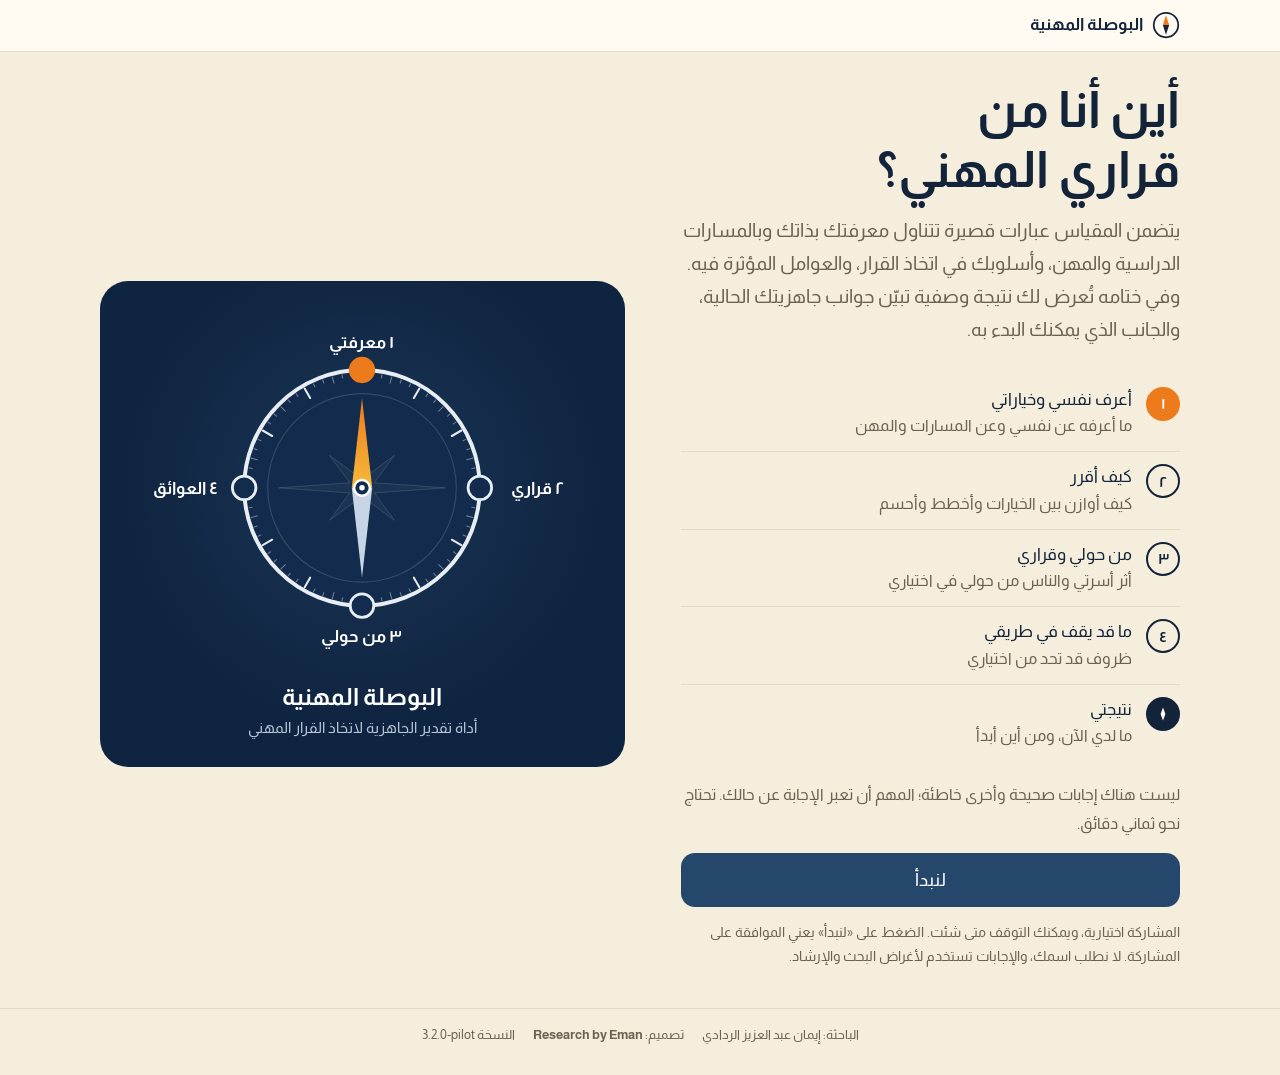
<file: index.html>
<!DOCTYPE html>
<html lang="ar" dir="rtl">
<head>
<meta charset="UTF-8">
<meta name="viewport" content="width=device-width, initial-scale=1.0, viewport-fit=cover">
<meta name="description" content="البوصلة المهنية: أداة تقدير الجاهزية لاتخاذ القرار المهني لطلبة المرحلتين المتوسطة والثانوية">
<title>البوصلة المهنية</title>
<link rel="icon" href="data:image/svg+xml,%3Csvg xmlns=%27http://www.w3.org/2000/svg%27 viewBox=%270 0 40 40%27%3E%3Ccircle cx=%2720%27 cy=%2720%27 r=%2718%27 fill=%27%23fff%27 stroke=%27%2313233a%27 stroke-width=%273%27/%3E%3Cpath d=%27M20 5 L25 20 L15 20 Z%27 fill=%27%23ee7b1b%27/%3E%3Cpath d=%27M20 35 L25 20 L15 20 Z%27 fill=%27%2324476b%27/%3E%3C/svg%3E">
<link rel="preconnect" href="https://fonts.googleapis.com">
<link rel="preconnect" href="https://fonts.gstatic.com" crossorigin>
<link href="https://fonts.googleapis.com/css2?family=Almarai:wght@300;400;700;800&display=swap" rel="stylesheet">
<link rel="stylesheet" href="assets/styles.css">
</head>
<body>
<div id="test-banner" class="test-banner" hidden>وضع التجربة: هذه الإجابات تجريبية ولا تدخل في التحليل</div>

<header class="topbar">
  <div class="topbar-in">
    <div class="brand">
      <svg class="brand-mark" viewBox="0 0 40 40" aria-hidden="true"><circle cx="20" cy="20" r="17.5" fill="none" stroke="currentColor" stroke-width="2.5"/><path d="M20 6 L24.5 20 L15.5 20 Z" fill="var(--ember)"/><path d="M20 34 L24.5 20 L15.5 20 Z" fill="currentColor"/></svg>
      <span class="brand-name">البوصلة المهنية</span>
    </div>
    <div class="journey" id="journey" hidden></div>
  </div>
</header>

<main class="wrap">

  <!-- الترحيب -->
  <section class="screen active wide" id="screen-welcome">
    <div class="welcome">
      <figure class="instrument">
        <div class="dial dial-hero" id="dial-hero"></div>
        <figcaption><b>البوصلة المهنية</b><span>أداة تقدير الجاهزية لاتخاذ القرار المهني</span></figcaption>
      </figure>
      <div class="w-text">
        <h1>أين أنا من قراري المهني؟</h1>
        <p class="lead">يتضمن المقياس عبارات قصيرة تتناول معرفتك بذاتك وبالمسارات الدراسية والمهن، وأسلوبك في اتخاذ القرار، والعوامل المؤثرة فيه. وفي ختامه تُعرض لك نتيجة وصفية تبيّن جوانب جاهزيتك الحالية، والجانب الذي يمكنك البدء به.</p>
        <ol class="stations">
          <li><i>١</i><div><b>أعرف نفسي وخياراتي</b><small>ما أعرفه عن نفسي وعن المسارات والمهن</small></div></li>
          <li><i>٢</i><div><b>كيف أقرر</b><small>كيف أوازن بين الخيارات وأخطط وأحسم</small></div></li>
          <li><i>٣</i><div><b>من حولي وقراري</b><small>أثر أسرتي والناس من حولي في اختياري</small></div></li>
          <li><i>٤</i><div><b>ما قد يقف في طريقي</b><small>ظروف قد تحد من اختياري</small></div></li>
          <li class="last"><i><svg viewBox="0 0 20 20" aria-hidden="true"><path d="M10 2 L13 10 L10 18 L7 10 Z" fill="currentColor"/></svg></i><div><b>نتيجتي</b><small>ما لدي الآن، ومن أين أبدأ</small></div></li>
        </ol>
        <p class="note">ليست هناك إجابات صحيحة وأخرى خاطئة؛ المهم أن تعبر الإجابة عن حالك. تحتاج نحو ثماني دقائق.</p>
        <div class="w-actions">
          <button class="btn primary big" id="btn-start" type="button">لنبدأ</button>
          <button class="btn ghost big" id="btn-resume" type="button" hidden>متابعة من حيث توقفت</button>
        </div>
        <p class="assent">المشاركة اختيارية، ويمكنك التوقف متى شئت. الضغط على «لنبدأ» يعني الموافقة على المشاركة. لا نطلب اسمك، والإجابات تستخدم لأغراض البحث والإرشاد.</p>
      </div>
    </div>
  </section>

  <!-- البيانات -->
  <section class="screen" id="screen-data">
    <div class="card">
      <h2>بياناتك</h2>
      <p class="muted sub">تساعدنا في قراءة النتائج حسب الصف والمرحلة، ولا نطلب اسمك.</p>
      <div class="field">
        <span class="label">أنا</span>
        <div class="chips" id="f-gender" role="radiogroup">
          <button type="button" class="chip" data-v="F" role="radio" aria-checked="false">طالبة</button>
          <button type="button" class="chip" data-v="M" role="radio" aria-checked="false">طالب</button>
        </div>
      </div>
      <div class="field">
        <span class="label">صفي</span>
        <div class="grade-groups">
          <div><small>المتوسطة</small><div class="chips" id="f-grade-int" role="radiogroup"></div></div>
          <div><small>الثانوية</small><div class="chips" id="f-grade-sec" role="radiogroup"></div></div>
        </div>
      </div>
      <div class="field" id="wrap-track" hidden>
        <span class="label">مساري</span>
        <div class="chips wrap-chips" id="f-track" role="radiogroup"></div>
      </div>
      <div class="field" id="wrap-school" hidden>
        <span class="label">مدرستي</span>
        <div class="chips" id="f-school" role="radiogroup"></div>
        <input type="text" id="f-school-other" class="other-input" maxlength="80" autocomplete="off" placeholder="اسم المدرسة" aria-label="اسم المدرسة" hidden>
      </div>
      <p class="school-fixed" id="school-fixed" hidden></p>
      <p class="form-error" id="form-error" role="alert"></p>
      <button class="btn primary big" id="btn-data" type="button">متابعة</button>
    </div>
  </section>

  <!-- السؤال -->
  <section class="screen" id="screen-quiz">
    <div class="station-head">
      <h2 class="station-tag" id="q-station"></h2>
      <span class="q-count" id="q-count" aria-live="polite"></span>
    </div>
    <div class="station-bar" aria-hidden="true"><div id="q-bar"></div></div>
    <div class="overall"><div class="overall-bar" aria-hidden="true"><div id="q-overall-bar"></div></div><span id="q-overall"></span></div>
    <div class="card qcard" id="q-card">
      <p class="q-meta" id="q-meta" hidden></p>
      <h2 class="q-text" id="q-text" tabindex="-1"></h2>
      <div class="options" id="q-options" role="radiogroup"></div>
    </div>
    <div class="q-nav">
      <button class="btn ghost" id="btn-back" type="button">السابق</button>
    </div>
  </section>

  <!-- بين المحطات -->
  <section class="screen" id="screen-break">
    <div class="card break">
      <div class="dial dial-break" id="b-medal" aria-hidden="true"></div>
      <p class="b-done" id="b-done"></p>
      <h2 id="b-title"></h2>
      <p class="lead" id="b-intro"></p>
      <button class="btn primary big" id="btn-next" type="button">متابعة</button>
    </div>
  </section>

  <!-- النتائج -->
  <section class="screen" id="screen-results">
    <div class="results-head">
      <div class="dial dial-result" id="r-dial" aria-hidden="true"></div>
      <div>
        <h1 id="r-hello"></h1>
        <p class="lead" id="r-lead"></p>
        <div id="save-status"></div>
      </div>
    </div>

    <div class="card" id="card-cap">
      <h3>معرفتي ومهاراتي في اتخاذ القرار</h3>
      <p class="muted">تعتمد هذه النتيجة على تقديرك لنفسك، وليست اختبارا لقدراتك. كلما طال الشريط كان الجانب أوضح لديك.</p>
      <div class="bars" id="r-cap"></div>
      <div class="hl" id="r-hl"></div>
    </div>

    <div class="card" id="card-cx">
      <h3>ما يؤثر في قراري</h3>
      <p class="muted" id="r-cx-note"></p>
      <div class="bars" id="r-cx"></div>
    </div>

    <div class="card" id="card-barriers">
      <h3>ما قد يقف في طريقي</h3>
      <div id="r-barriers"></div>
    </div>

    <div class="card r-next">
      <h3>خطوتي التالية</h3>
      <div id="r-next"></div>
    </div>

    <div class="card">
      <h3>ملخص</h3>
      <dl class="summary" id="r-summary"></dl>
      <p class="muted" id="r-code-note"></p>
      <div class="end-actions"><button class="btn ghost print-btn" type="button" onclick="window.print()">طباعة النتيجة</button><button class="btn primary" id="btn-done" type="button">إنهاء</button></div>
      <p class="muted" id="done-msg"></p>
    </div>
  </section>

</main>

<footer class="foot"><span>الباحثة: إيمان عبد العزيز الردادي</span><span>تصميم: <b dir="ltr">Research by Eman</b></span><span>النسخة <span id="ver" dir="ltr"></span></span></footer>

<script src="assets/config.js"></script>
<script src="assets/engine.js"></script>
<script src="assets/app.js"></script>
</body>
</html>
</file>
<file: assets/styles.css>
/* =====================================================================
   styles.css — البوصلة المهنية
   الفكرة: أداة قياس رصينة. البوصلة هي العنصر الوحيد اللافت؛
   المحطات الأربع على جهاتها الأربع، والإبرة تشير إلى المحطة الحالية.
   الألوان: كحلي بدرجتين، وأصفر يتدرج إلى برتقالي.
   ===================================================================== */
:root {
  --night: #0f2440;        /* الكحلي الداكن: لوحة البوصلة والعناوين */
  --navy: #24476b;         /* الكحلي الثاني: الأزرار والاختيار */
  --navy-soft: #e8e9e6;
  --mist: #f5eedd;         /* خلفية الصفحة: بيج مصفر دافئ */
  --paper: #fffcf5;
  --ink: #13233a;
  --muted: #6a6355;
  --line: #e6dbc4;
  --sun: #f6b93b;
  --ember: #ee7b1b;
  --ember-ink: #a4520a;
  --ember-soft: #fdecd6;
  --good: #1c8a57;
  --bad: #c8374f;
  --display: 'Almarai', 'Tajawal', system-ui, sans-serif;
  --body: 'Almarai', 'Tajawal', system-ui, sans-serif;
  --r-lg: 22px;
  --r-md: 14px;
  --r-sm: 10px;
  /* أسماء قديمة يستخدمها الكود */
  --primary: var(--navy); --primary-ink: #fff; --primary-soft: var(--navy-soft); --accent: var(--ember); --surface: var(--paper);
}
@media (prefers-color-scheme: dark) {
  :root:not([data-theme="light"]) {
    --mist: #0b1626; --paper: #12223a; --ink: #e8eef6; --muted: #9fb0c4; --line: #23364f;
    --navy: #7ea6d6; --navy-soft: #1a2e49; --night: #081325; --ember-ink: #f6a85a; --ember-soft: #3a2814;
    --good: #45c98a; --bad: #f0708a; --primary-ink: #0b1626; color-scheme: dark;
  }
}
:root[data-theme="dark"] {
  --mist: #0b1626; --paper: #12223a; --ink: #e8eef6; --muted: #9fb0c4; --line: #23364f;
  --navy: #7ea6d6; --navy-soft: #1a2e49; --night: #081325; --ember-ink: #f6a85a; --ember-soft: #3a2814;
  --good: #45c98a; --bad: #f0708a; --primary-ink: #0b1626; color-scheme: dark;
}

* { box-sizing: border-box; }
html, body { margin: 0; }
body { background: var(--mist); color: var(--ink); font-family: var(--body); font-size: 17px; line-height: 1.8; min-height: 100vh; -webkit-font-smoothing: antialiased; display: flex; flex-direction: column; }
[hidden] { display: none !important; }
h1, h2, h3 { font-family: var(--display); font-weight: 700; line-height: 1.3; margin: 0; text-wrap: balance; letter-spacing: 0; }
p { margin: 0; }
.muted { color: var(--muted); font-size: 16px; }

/* ── الشريط العلوي ── */
.topbar { position: sticky; top: 0; z-index: 5; background: color-mix(in srgb, var(--paper) 92%, transparent); backdrop-filter: saturate(1.4) blur(10px);
  border-bottom: 1px solid var(--line); padding-top: env(safe-area-inset-top, 0px); }
.topbar-in { max-width: 1120px; margin: 0 auto; padding: 10px max(20px, env(safe-area-inset-right, 0px)) 10px max(20px, env(safe-area-inset-left, 0px)); display: flex; align-items: center; gap: 22px; }
.brand { display: flex; align-items: center; gap: 9px; flex-shrink: 0; color: var(--ink); }
.brand-mark { width: 28px; height: 28px; }
.brand-name { font-family: var(--display); font-weight: 600; font-size: 17px; }

.journey { flex: 1; display: flex; align-items: center; gap: 12px; min-width: 0; }
.jdial { width: 38px; height: 38px; flex-shrink: 0; }
.jdial .dial-svg { width: 100%; height: 100%; display: block; }
.jtrack { flex: 1; display: grid; grid-template-columns: repeat(4, 1fr); gap: 6px; min-width: 0; }
.seg { display: flex; flex-direction: column; gap: 4px; min-width: 0; }
.seg-b { height: 5px; border-radius: 99px; background: var(--line); overflow: hidden; }
.seg-b i { display: block; height: 100%; width: 0; border-radius: 99px; background: var(--navy); transition: width .35s ease; }
.seg.now .seg-b i { background: linear-gradient(90deg, var(--sun), var(--ember)); }
.seg b { font-size: 12px; font-weight: 500; color: var(--muted); white-space: nowrap; overflow: hidden; text-overflow: ellipsis; }
.seg.now b { color: var(--ink); font-weight: 700; }

/* ── الحاوية ── */
.wrap { flex: 1; width: 100%; max-width: 720px; margin: 0 auto; padding: 28px max(20px, env(safe-area-inset-right, 0px)) 40px max(20px, env(safe-area-inset-left, 0px)); }
.wrap:has(#screen-welcome.active) { max-width: 1120px; }
.screen { display: none; }
.screen.active { display: block; }
.card { background: var(--paper); border: 1px solid var(--line); border-radius: var(--r-lg); padding: 26px 24px; margin-bottom: 16px; }

/* ── الأزرار والحقول ── */
.btn { font-family: var(--display); font-weight: 500; font-size: 16px; border-radius: var(--r-md); border: 1.5px solid transparent; padding: 12px 22px; cursor: pointer; transition: background .2s, border-color .2s, color .2s; }
.btn:focus-visible, .chip:focus-visible, .opt:focus-visible, input:focus-visible { outline: 3px solid var(--ember); outline-offset: 3px; }
.btn.primary { background: var(--navy); color: var(--primary-ink); }
@media (hover: hover) { .btn.primary:hover { background: var(--night); } .btn.ghost:hover { border-color: var(--navy); color: var(--ink); } }
:root[data-theme="dark"] .btn.primary:hover { background: #9dbbe2; }
.btn.big { width: 100%; padding: 16px 22px; font-size: 18px; }
.btn.ghost { background: transparent; color: var(--muted); border-color: var(--line); }
.btn:disabled { opacity: .5; cursor: not-allowed; }

.field { margin: 22px 0; }
.field .label { display: block; font-family: var(--display); font-weight: 500; font-size: 15px; margin-bottom: 8px; }
.chips { display: flex; gap: 8px; flex-wrap: wrap; }
.chip { font: inherit; font-weight: 500; font-size: 15px; color: var(--ink); background: var(--paper); border: 1.5px solid var(--line); border-radius: var(--r-sm); padding: 9px 16px; cursor: pointer; transition: border-color .15s, background .15s; }
@media (hover: hover) { .chip:hover { border-color: var(--navy); } }
.chip[aria-checked="true"] { background: var(--navy); border-color: var(--navy); color: var(--primary-ink); }
.grade-groups { display: grid; grid-template-columns: 1fr 1fr; gap: 14px; }
.grade-groups small { display: block; color: var(--muted); font-size: 13px; margin-bottom: 6px; }
input[type=text] { width: 100%; font: inherit; color: var(--ink); background: var(--paper); border: 1.5px solid var(--line); border-radius: var(--r-sm); padding: 12px 14px; }
input[type=text]:focus { border-color: var(--navy); outline: none; }
.other-input { margin-top: 10px; }
.school-fixed { background: var(--navy-soft); border-radius: var(--r-sm); padding: 11px 14px; font-weight: 600; font-size: 15px; }
.form-error { color: var(--bad); font-size: 14px; min-height: 1.6em; margin: 4px 0 8px; font-weight: 600; }
#screen-data h2 { font-size: 26px; }
#screen-data .sub { margin-top: 4px; }

/* ── البوصلة ── */
.dial-svg { display: block; width: 100%; height: auto; overflow: visible; }
.d-face { fill: var(--paper); stroke: var(--ink); stroke-width: 5; }
.d-ring { fill: none; stroke: var(--line); stroke-width: 1.5; }
.d-rose { fill: color-mix(in srgb, var(--navy) 7%, transparent); stroke: color-mix(in srgb, var(--navy) 22%, transparent); stroke-width: 1; }
.d-tick { stroke: var(--muted); stroke-width: 1.4; stroke-linecap: round; opacity: .55; }
.d-tick.major { stroke: var(--ink); stroke-width: 2.6; opacity: .9; }
.d-st circle { fill: var(--paper); stroke: var(--ink); stroke-width: 3.5; transition: fill .4s, stroke .4s; }
.d-st.done circle { fill: var(--navy); stroke: var(--navy); }
.d-st.now circle { fill: var(--ember); stroke: var(--ember); }
.d-lab { font-family: var(--display); font-weight: 600; font-size: 22px; fill: var(--ink); text-anchor: middle; }
.d-south { fill: var(--navy); }
.d-hub { fill: var(--paper); stroke: var(--ink); stroke-width: 3; }
.d-pin { fill: var(--ink); }
.d-needle { transition: transform 1.25s cubic-bezier(.25, 1.55, .45, 1); }

/* اللوحة الداكنة: البوصلة كأداة على لوح كحلي */
.instrument { margin: 0; background: var(--night); border-radius: 28px; padding: 34px 26px 26px; color: #fff; display: flex; flex-direction: column; align-items: center; gap: 18px;
  background-image: radial-gradient(circle at 50% 42%, color-mix(in srgb, var(--navy) 55%, transparent) 0, transparent 62%); }
.instrument .d-face { fill: #132c4d; stroke: #e9eef5; }
.instrument .d-ring { stroke: rgba(255,255,255,.14); }
.instrument .d-rose { fill: rgba(255,255,255,.04); stroke: rgba(255,255,255,.16); }
.instrument .d-tick { stroke: rgba(255,255,255,.7); }
.instrument .d-tick.major { stroke: #fff; }
.instrument .d-st circle { fill: #132c4d; stroke: #e9eef5; }
.instrument .d-st.now circle { fill: var(--ember); stroke: var(--ember); }
.instrument .d-lab { fill: #fff; }
.instrument .d-south { fill: #c7d4e5; }
.instrument .d-hub { fill: #132c4d; stroke: #fff; }
.instrument .d-pin { fill: #fff; }
.instrument figcaption { text-align: center; line-height: 1.5; }
.instrument figcaption b { display: block; font-family: var(--display); font-weight: 600; font-size: 24px; }
.instrument figcaption span { color: #b9c7da; font-size: 15px; }
.dial-hero { width: 100%; max-width: 440px; }

/* ── الترحيب ── */
.welcome { display: grid; grid-template-columns: minmax(0, 1fr) minmax(0, 1.05fr); gap: 56px; align-items: center; }
.w-text { order: -1; max-width: 560px; }
.w-text h1 { font-size: clamp(32px, 4.4vw, 50px); font-weight: 700; color: var(--ink); line-height: 1.2; }
.w-text .lead { color: var(--muted); font-size: 18.5px; margin-top: 14px; max-width: 34em; }
.stations { list-style: none; padding: 0; margin: 28px 0 0; display: grid; gap: 2px; counter-reset: none; }
.stations li { display: grid; grid-template-columns: 34px 1fr; gap: 14px; align-items: start; padding: 10px 0; border-top: 1px solid var(--line); }
.stations li:first-child { border-top: 0; }
.stations i { width: 34px; height: 34px; border-radius: 50%; border: 2px solid var(--ink); display: grid; place-items: center; font-style: normal; font-family: var(--display); font-weight: 600; font-size: 15px; margin-top: 2px; }
.stations li:first-child i { border-color: var(--ember); background: var(--ember); color: #fff; }
.stations li.last i { background: var(--ink); color: var(--paper); }
.stations li.last i svg { width: 16px; height: 16px; }
.stations b { display: block; font-family: var(--display); font-weight: 500; font-size: 16.5px; }
.stations small { display: block; color: var(--muted); font-size: 15.5px; line-height: 1.6; }
.note { font-size: 16px; color: var(--muted); margin: 22px 0 14px; }
.w-actions { display: grid; gap: 10px; }
.assent { font-size: 14px; color: var(--muted); margin-top: 14px; line-height: 1.7; }

/* ── شاشة السؤال ── */
.station-head { display: flex; justify-content: space-between; align-items: baseline; gap: 12px; margin-bottom: 10px; }
.station-tag { font-size: 22px; font-weight: 600; }
.q-count { font-size: 14px; color: var(--muted); font-variant-numeric: tabular-nums; white-space: nowrap; }
.station-bar { display: none; }
.overall { display: flex; align-items: center; gap: 10px; margin-bottom: 18px; font-size: 13.5px; color: var(--muted); }
.overall-bar { display: none; }
.qcard { padding: 30px 28px 22px; min-height: 360px; }
.qcard.enter { animation: qin .22s ease both; }
@keyframes qin { from { opacity: .35; } to { opacity: 1; } }
.q-meta { font-size: 15px; font-weight: 500; color: var(--ember-ink); background: var(--ember-soft); border-radius: var(--r-sm); padding: 9px 14px; margin-bottom: 14px; }
.q-text { font-family: var(--display); font-size: clamp(22px, 3.2vw, 27px); font-weight: 500; line-height: 1.5; margin-bottom: 24px; }
.q-text:focus { outline: none; }
.options { display: grid; gap: 10px; }
.opt { font: inherit; font-size: 17px; font-weight: 500; text-align: right; color: var(--ink); background: var(--paper); border: 1.5px solid var(--line); border-radius: var(--r-md);
  padding: 14px 16px; min-height: 58px; cursor: pointer; display: flex; align-items: center; gap: 14px; transition: border-color .15s, background .15s; }
.opt::before { content: ''; width: 20px; height: 20px; border-radius: 50%; border: 2px solid #b9ab8f; flex-shrink: 0; transition: border-color .15s, background .15s, box-shadow .15s; }
.opt-l { flex: 1; }
.meter { display: flex; align-items: flex-end; gap: 3px; height: 22px; flex-shrink: 0; }
.meter i { width: 5px; border-radius: 2px; background: var(--line); }
.meter i.on { background: var(--navy); opacity: .75; }
@media (hover: hover) { .opt:hover { border-color: var(--navy); } }
.opt.selected { border-color: var(--navy); background: var(--navy-soft); }
.opt.selected::before { border-color: var(--navy); background: var(--navy); box-shadow: inset 0 0 0 4px var(--navy-soft); }
.opt.selected .meter i.on { background: linear-gradient(0deg, var(--sun), var(--ember)); opacity: 1; }
.q-nav { display: flex; justify-content: flex-start; }
.q-nav .btn { font-size: 14.5px; padding: 9px 16px; }

/* ── بين المحطات ── */
.break { text-align: center; padding: 26px 24px 26px; }
.dial-break { width: 100%; max-width: 330px; margin: 0 auto 6px; }
.b-done { display: inline-flex; align-items: center; gap: 6px; font-size: 14.5px; font-weight: 600; color: var(--good); margin-bottom: 6px; }
.break h2 { font-size: 28px; font-weight: 600; }
.break .lead { color: var(--muted); font-size: 16.5px; margin: 10px auto 22px; max-width: 32em; }

/* ── النتيجة ── */
.results-head { display: grid; grid-template-columns: 210px 1fr; gap: 26px; align-items: center; background: var(--night); color: #fff; border-radius: var(--r-lg); padding: 24px 26px; margin-bottom: 16px; }
.results-head h1 { font-size: clamp(28px, 4vw, 36px); font-weight: 700; }
.results-head .lead { color: #c6d2e2; font-size: 16px; margin-top: 6px; }
.dial-result .d-face { fill: #132c4d; stroke: #e9eef5; }
.dial-result .d-ring { stroke: rgba(255,255,255,.14); }
.dial-result .d-rose { fill: rgba(255,255,255,.04); stroke: rgba(255,255,255,.16); }
.dial-result .d-tick { stroke: rgba(255,255,255,.7); }
.dial-result .d-tick.major { stroke: #fff; }
.dial-result .d-st.done circle { fill: var(--ember); stroke: var(--ember); }
.dial-result .d-lab { fill: #fff; font-size: 24px; }
.dial-result .d-south { fill: #c7d4e5; }
.dial-result .d-hub { fill: #132c4d; stroke: #fff; }
.dial-result .d-pin { fill: #fff; }
.card h3 { font-size: 20px; font-weight: 600; margin-bottom: 6px; }
.bars { display: grid; gap: 14px; margin-top: 18px; }
.bar .t { display: flex; justify-content: space-between; font-size: 15px; font-weight: 500; margin-bottom: 6px; gap: 10px; }
.bar .b { height: 10px; background: var(--mist); border-radius: 99px; overflow: hidden; }
.bar .b div { height: 100%; border-radius: 99px; transition: width 1s ease; }
.bar .b .fill-cap { background: var(--navy); }
.bar .b .fill-cx { background: linear-gradient(90deg, var(--sun), var(--ember)); }
.hl { display: grid; gap: 8px; margin-top: 18px; padding-top: 16px; border-top: 1px solid var(--line); }
.hl:empty { display: none; }
.hl-row { display: flex; align-items: center; gap: 10px; font-weight: 500; font-size: 15.5px; }
.hl-tag { font-size: 12.5px; font-weight: 600; border-radius: 99px; padding: 3px 11px; flex-shrink: 0; }
.hl-tag.good { background: var(--navy-soft); color: var(--navy); }
.hl-tag.grow { background: var(--ember-soft); color: var(--ember-ink); }
.blist { list-style: none; padding: 0; margin: 12px 0; display: grid; gap: 8px; }
.blist li { display: flex; justify-content: space-between; gap: 10px; align-items: center; border: 1px solid var(--line); border-radius: var(--r-sm); padding: 11px 14px; font-size: 15px; font-weight: 500; }
.blist em { font-style: normal; font-size: 13px; font-weight: 600; color: var(--ember-ink); white-space: nowrap; }
.service { display: flex; gap: 14px; align-items: flex-start; background: var(--ember-soft); border-radius: var(--r-md); padding: 16px 18px; margin-top: 6px; }
.service .ico { width: 42px; height: 42px; border-radius: 50%; background: var(--ember); color: #fff; display: grid; place-items: center; flex-shrink: 0; }
.service b { display: block; font-family: var(--display); font-weight: 600; font-size: 17px; margin-bottom: 2px; }
.summary { display: grid; grid-template-columns: repeat(4, minmax(0, 1fr)); gap: 10px; margin: 14px 0; }
.summary div { background: var(--mist); border-radius: var(--r-sm); padding: 10px 12px; min-width: 0; }
.summary dt { font-size: 12.5px; color: var(--muted); font-weight: 500; }
.summary dd { margin: 2px 0 0; font-weight: 600; overflow-wrap: anywhere; }
.status { display: inline-block; font-size: 14px; font-weight: 600; border-radius: 99px; padding: 5px 14px; margin-top: 12px; }
.status.ok { background: rgba(69, 201, 138, .16); color: #7fe0b0; }
.status.wait { background: rgba(246, 185, 59, .16); color: var(--sun); }
.status.err { background: rgba(240, 112, 138, .18); color: #ffb3c1; }
.end-actions { display: flex; gap: 10px; flex-wrap: wrap; margin-top: 4px; }

.test-banner { background: var(--bad); color: #fff; text-align: center; font-size: 13px; font-weight: 600; padding: 6px 12px; }
.foot { display: flex; justify-content: center; gap: 18px; flex-wrap: wrap; font-size: 13px; color: var(--muted); padding: 14px 20px 28px; border-top: 1px solid var(--line); }
.nw { white-space: nowrap; }

/* ── الجوال ── */
@media (max-width: 900px) {
  .welcome { grid-template-columns: 1fr; gap: 26px; }
  .w-text { order: 0; max-width: none; }
  .instrument { padding: 22px 14px 20px; border-radius: 24px; }
  .dial-hero { max-width: 360px; }
}
@media (max-width: 640px) {
  .wrap { padding-top: 18px; }
  .topbar-in { gap: 12px; padding-top: 8px; padding-bottom: 8px; }
  .seg b { display: none; }
  .card { padding: 22px 18px; border-radius: 18px; }
  .qcard { padding: 24px 18px 18px; min-height: 0; }
  .grade-groups { grid-template-columns: 1fr; }
  .results-head { grid-template-columns: 1fr; text-align: center; gap: 10px; padding: 20px 18px; }
  .dial-result { max-width: 240px; margin: 0 auto; }
  .summary { grid-template-columns: repeat(2, minmax(0, 1fr)); }
  .instrument figcaption b { font-size: 21px; }
}
@media (max-width: 640px) { body:has(.journey:not([hidden])) .brand { display: none; } .dial-hero { max-width: 320px; } .jdial { width: 34px; height: 34px; } }
@media (prefers-reduced-motion: reduce) {
  *, *::before, *::after { animation: none !important; transition: none !important; }
}
@media print {
  .topbar, .q-nav, .end-actions, .test-banner, #save-status, .foot { display: none !important; }
  body { background: #fff; }
  .card { break-inside: avoid; }
  .results-head { background: #fff; color: #000; border: 1px solid #ccc; }
  .results-head .lead { color: #333; }
}
</file>
